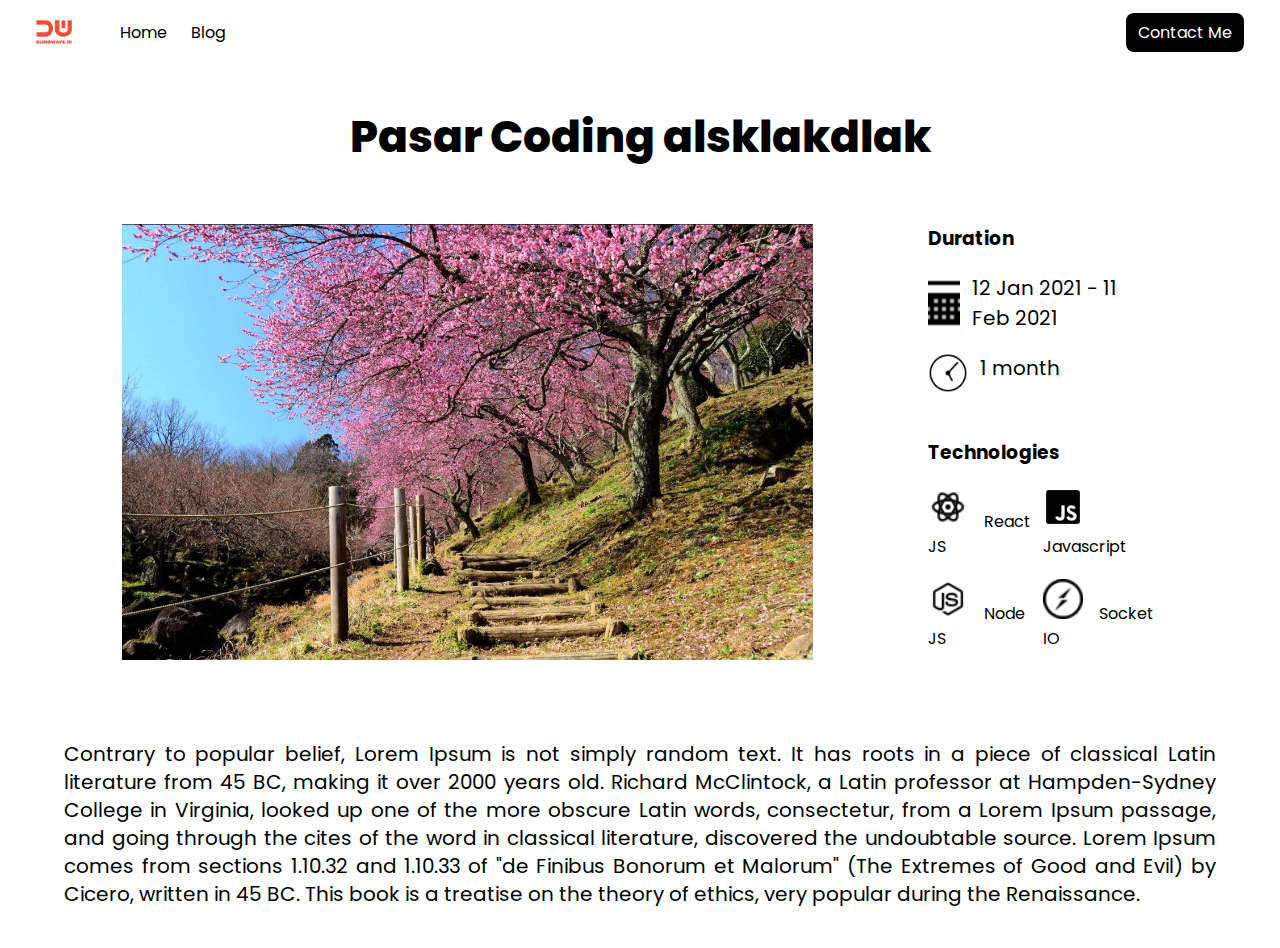
<file: blog-detail.html>
<!DOCTYPE html>
<html lang="en">
  <head>
    <meta charset="UTF-8" />
    <meta http-equiv="X-UA-Compatible" content="IE=edge" />
    <meta name="viewport" content="width=device-width, initial-scale=1.0" />
    <link rel="stylesheet" href="css/blog.css" />
    <link rel="stylesheet" href="css/style.css" />
    <title>Blog Detail</title>
  </head>
  <body>
    <nav>
      <div>
        <img src="assets/logo.png" alt="" width="36px" />
      </div>
      <div class="nav-left">
        <ul>
          <li><a href="index.html">Home</a></li>
          <li><a href="blog.html">Blog</a></li>
        </ul>
      </div>
      <div class="nav-right">
        <a href="contact.html">Contact Me</a>
      </div>
    </nav>

    <div class="blog-detail">
      <div class="blog-detail-container" id="blog-detail-contents">
        <h1>Pasar Coding alsklakdlak</h1>
        <div class="blog-detail-header">
          <img src="assets/blog-img.jpg" alt="" />
          <div class="blog-detail-status">
            <div class="blog-duration">
              <h3 class="blog-duration-title">Duration</h3>
              <div class="detail blog-duration-date">
                <img src="assets/icons8-date-30.png" alt="" />
                <span>12 Jan 2021 - 11 Feb 2021</span>
              </div>
              <div class="detail blog-duration-hour">
                <img src="assets/icons8-clock-50.png" alt="" width="30px" />
                <span>1 month</span>
              </div>
            </div>
            <br />
            <div class="blog-tech">
              <h3>Technologies</h3>
              <div class="blog-tech-row">
                <div class="detail-tech reactJs">
                  <img src="assets/icons8-react-30.png" alt="" />
                  <span>React JS</span>
                </div>
                <div class="detail-tech JS">
                  <img
                    src="assets/icons8-javascript-50.png"
                    alt=""
                    width="30px"
                  />
                  <span>Javascript</span>
                </div>
                <div class="detail-tech NodeJs">
                  <img src="assets/icons8-node-js-32.png" alt="" width="30px" />
                  <span>Node JS</span>
                </div>
                <div class="detail-tech socketIO">
                  <img
                    src="assets/socket_io_logo_icon_144874.png"
                    alt=""
                    width="30px"
                  />
                  <span>Socket IO</span>
                </div>
              </div>
            </div>
          </div>
        </div>
        <p>
          Contrary to popular belief, Lorem Ipsum is not simply random text. It
          has roots in a piece of classical Latin literature from 45 BC, making
          it over 2000 years old. Richard McClintock, a Latin professor at
          Hampden-Sydney College in Virginia, looked up one of the more obscure
          Latin words, consectetur, from a Lorem Ipsum passage, and going
          through the cites of the word in classical literature, discovered the
          undoubtable source. Lorem Ipsum comes from sections 1.10.32 and
          1.10.33 of "de Finibus Bonorum et Malorum" (The Extremes of Good and
          Evil) by Cicero, written in 45 BC. This book is a treatise on the
          theory of ethics, very popular during the Renaissance.
        </p>
      </div>
    </div>
    <script src="js/blog-detail.js"></script>
  </body>
</html>
</file>
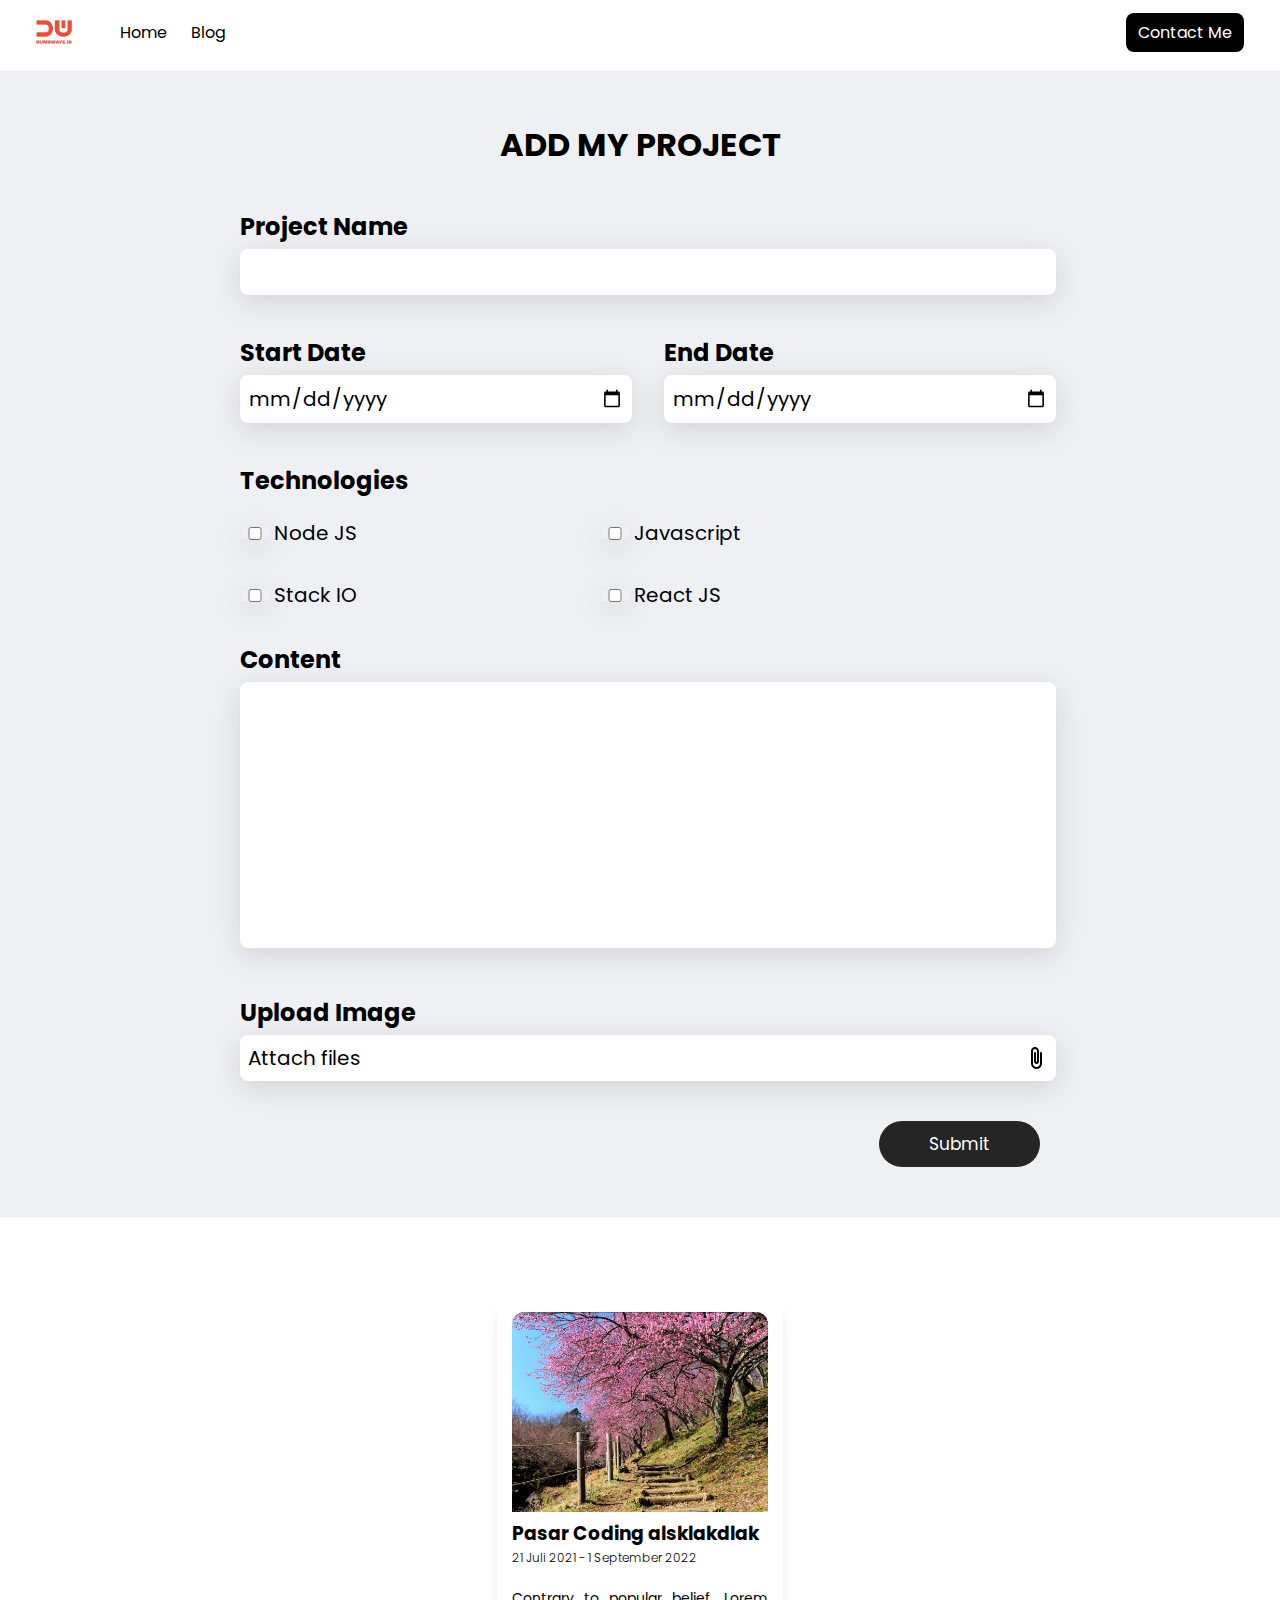
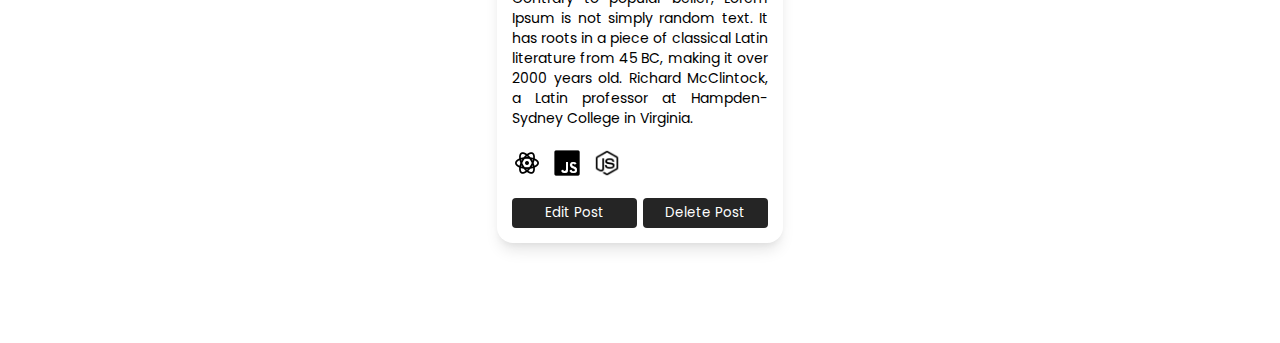
<file: blog.html>
<!DOCTYPE html>
<html lang="en">
  <head>
    <meta charset="UTF-8" />
    <meta http-equiv="X-UA-Compatible" content="IE=edge" />
    <meta name="viewport" content="width=device-width, initial-scale=1.0" />
    <link rel="stylesheet" href="css/style.css" />
    <link rel="stylesheet" href="css/blog.css" />
    <title>Blog Page</title>
  </head>
  <body>
    <nav>
      <div>
        <img src="assets/logo.png" alt="" width="36px" />
      </div>
      <div class="nav-left">
        <ul>
          <li><a href="index.html">Home</a></li>
          <li><a href="blog.html">Blog</a></li>
        </ul>
      </div>
      <div class="nav-right">
        <a href="contact.html">Contact Me</a>
      </div>
    </nav>
    <div class="blog">
      <div class="blog-form">
        <div class="form-container">
          <form action="" onsubmit="addBlog(event)">
            <h1>ADD MY PROJECT</h1>
            <div>
              <label for="input-blog-title"> Project Name </label>
              <input type="text" name="" id="input-blog-title" />
            </div>
            <div class="input-date-project">
              <div class="input-date-start">
                <label for="input-blog-start-date"> Start Date </label>
                <input type="date" name="" id="input-blog-start-date" />
              </div>
              <div class="input-date-end">
                <label for="input-end-date"> End Date </label>
                <input type="date" name="" id="input-end-date" />
              </div>
            </div>
            <div class="input-tech-group">
              <label for="" class="title">Technologies</label>
              <div class="input-check-tech">
                <div class="check">
                  <input
                    type="checkbox"
                    id="tech1"
                    value="Node JS"
                    name="techStack"
                  />
                  <label for="tech1">Node JS</label>
                </div>
                <div class="check">
                  <input
                    type="checkbox"
                    id="tech2"
                    value="Javascript"
                    name="techStack"
                  />
                  <label for="tech2">Javascript</label>
                </div>
                <div class="check">
                  <input
                    type="checkbox"
                    id="tech3"
                    value="Stack IO"
                    name="techStack"
                  />
                  <label for="tech3">Stack IO</label>
                </div>
                <div class="check">
                  <input
                    type="checkbox"
                    id="tech4"
                    value="React JS"
                    name="techStack"
                  />
                  <label for="tech4">React JS</label>
                </div>
              </div>
            </div>
            <div>
              <label for="input-blog-content">Content</label>
              <textarea
                name=""
                id="input-blog-content"
                cols="30"
                rows="10"
              ></textarea>
            </div>
            <div>
              <label for="">Upload Image</label>
              <div class="input-label-image-group">
                <label for="input-blog-image"
                  ><p>Attach files</p>
                  <img src="assets/icons8-attachment-24.png" alt=""
                /></label>
                <input type="file" name="" id="input-blog-image" hidden />
              </div>
            </div>
            <div class="button-group">
              <button>Submit</button>
            </div>
          </form>
        </div>
      </div>
      <div class="blog-list" id="contents">
        <div class="blog-list-item">
          <div class="blog-image">
            <img src="assets/blog-img.jpg" alt="" />
          </div>
          <div class="blog-content">
            <div>
              <h3>
                <a href="blog-detail.html" target="_blank"
                  >Pasar Coding alsklakdlak</a
                >
              </h3>
              <div class="detail-blog-contain">
                21 Juli 2021 - 1 September 2022
              </div>
              <p>
                Contrary to popular belief, Lorem Ipsum is not simply random
                text. It has roots in a piece of classical Latin literature from
                45 BC, making it over 2000 years old. Richard McClintock, a
                Latin professor at Hampden-Sydney College in Virginia.
              </p>
            </div>
            <div class="icon-group">
              <img src="assets/icons8-react-30.png" alt="" width="30px" /><img
                src="assets/icons8-javascript-50.png"
                alt=""
                width="30px"
              />
              <img src="assets/icons8-node-js-32.png" alt="" width="30px" />
            </div>
            <div class="btn-group">
              <button class="btn">Edit Post</button>
              <button class="btn">Delete Post</button>
            </div>
          </div>
        </div>
      </div>
    </div>
    <script src="js/blog.js"></script>
  </body>
</html>
</file>
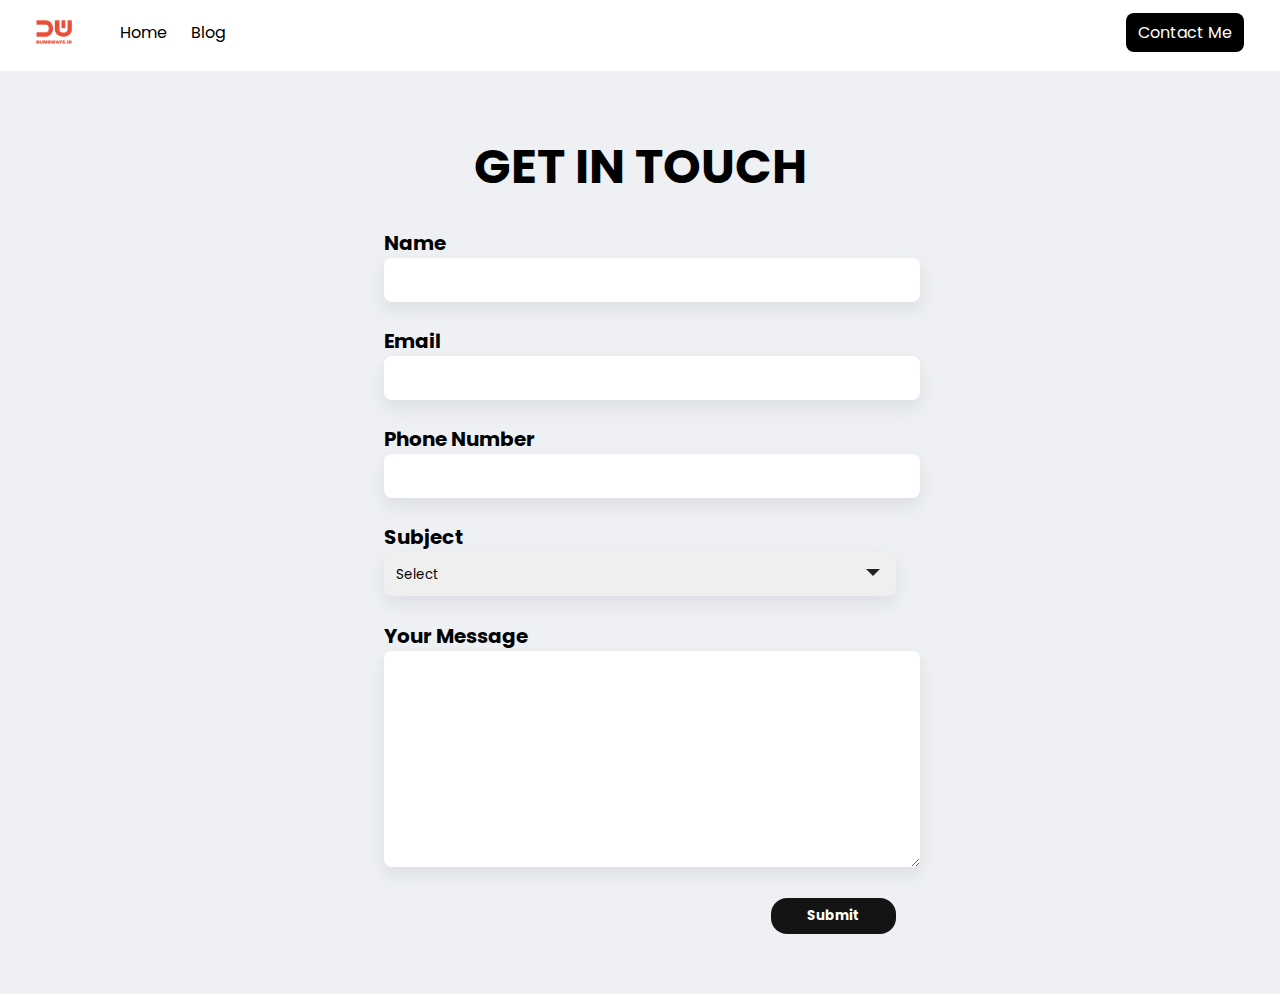
<file: contact.html>
<!DOCTYPE html>
<html lang="en">
  <head>
    <meta charset="UTF-8" />
    <meta http-equiv="X-UA-Compatible" content="IE=edge" />
    <meta name="viewport" content="width=device-width, initial-scale=1.0" />
    <link rel="stylesheet" href="css/contact.css" />
    <title>Portfolio Website</title>
  </head>
  <body>
    <nav>
      <div>
        <img src="assets/logo.png" alt="" width="36px" />
      </div>
      <div class="nav-left">
        <ul>
          <li><a href="index.html">Home</a></li>
          <li><a href="blog.html">Blog</a></li>
        </ul>
      </div>
      <div class="nav-right">
        <a href="#">Contact Me</a>
      </div>
    </nav>
    <main>
      <div class="container">
        <h1>GET IN TOUCH</h1>
        <br />
        <form action="">
          <label for="nama">Name</label><br />
          <input type="text" name="" id="nama" />
          <br />
          <label for="email">Email</label><br />
          <input type="email" name="" id="email" />
          <br />
          <label for="noHp">Phone Number</label><br />
          <input type="number" name="" id="noHp" />
          <br />
          <label class="label-subject"
            >Subject <br />
            <select name="" id="subject">
              <option value="" hidden>Select</option>
              <option value="0">Frontend</option>
              <option value="1">Backend</option>
              <option value="2">Fullstack</option>
            </select></label
          ><br />

          <br />
          <label for="message">Your Message</label><br />
          <textarea name="" id="message" cols="30" rows="10"></textarea>
          <div class="button-sub">
            <button type="button" onclick="submitData()">Submit</button>
          </div>
        </form>
      </div>
    </main>
    <script src="js/contact.js"></script>
  </body>
</html>
</file>
<file: css/blog.css>
.blog-form {
  padding: 50px 0;
  display: flex;
  justify-content: center;
  background-color: rgb(238, 240, 243);
}

.blog-form .form-container {
  width: 800px;
}

.blog-form .form-container h1 {
  text-align: center;
  margin-bottom: 40px;
}

.blog-form form label {
  font-size: 24px;
  font-weight: bold;
}

.blog-form form input,
textarea {
  width: 100%;
  font-size: 20px;
  font-weight: 400;
  padding: 8px;
  margin: 5px 0px 40px 0;
  background: #ffffff;
  border: none;
  border-radius: 8px;
  resize: none;
  box-shadow: rgba(100, 100, 111, 0.2) 0px 7px 29px 0px;
}

.input-date-project {
  display: flex;
  justify-content: space-between;
}

.input-date-start,
.input-date-end {
  width: 47%;
}

.input-check-tech {
  display: flex;
  flex-wrap: wrap;
  margin-top: 20px;
}

.input-check-tech .check {
  width: 45%;
}

.input-check-tech .check input {
  width: 30px;
}

.input-check-tech .check label {
  font-weight: normal;
  font-size: 20px;
}

.blog-form form textarea {
  height: 250px;
}

.blog-form form .input-label-image-group {
  width: 100%;
  font-size: 20px;
  font-weight: 400;
  padding: 8px;
  margin-top: 5px;
  margin-bottom: 20px;
  background: #ffffff;
  border: none;
  border-radius: 8px;
  cursor: pointer;
  box-shadow: rgba(100, 100, 111, 0.2) 0px 7px 29px 0px;
}

.blog-form form .input-label-image-group label p {
  font-size: 20px;
  font-weight: normal;
}

.blog-form form .input-label-image-group label {
  cursor: pointer;
  display: flex;
  align-items: center;
  justify-content: space-between;
}

.blog-form form .button-group {
  text-align: right;
}

.blog-form form button {
  margin-top: 20px;
  padding: 10px 50px;
  font-size: 17px;
  background-color: #252525;
  border-radius: 28px;
  border: none;
  color: #fff;
  cursor: pointer;
}

.blog .line {
  border: 1px solid #dbdbdb;
  width: 80%;
  margin-left: auto;
  margin-right: auto;
}

.blog .blog-list {
  margin-top: 80px;
  margin-bottom: 80px;
  display: flex;
  flex-wrap: wrap;
  align-items: center;
  flex-direction: row;
  background-color: white;
  justify-content: space-evenly;
}

.blog .blog-list .blog-list-item {
  width: 20%;
  padding: 15px;
  margin-bottom: 20px;
  border-radius: 16px;
  box-shadow: rgba(0, 0, 0, 0.1) 0px 10px 15px -3px,
    rgba(0, 0, 0, 0.05) 0px 4px 6px -2px;
}

.blog .blog-list .blog-list-item .blog-image img {
  width: 100%;
  height: 200px;
  border-top-left-radius: 12px;
  border-top-right-radius: 12px;
  object-fit: cover;
}

.blog .blog-list .blog-list-item .blog-content {
  flex: 1;
}

.blog .blog-list .btn-group {
  width: 100%;
  margin-top: 20px;
  display: flex;
  justify-content: space-between;
}

.blog-list .icon-group {
  display: flex;
  margin-top: 20px;
}

.blog-list .icon-group img {
  width: 30px;
  margin-right: 10px;
}

.blog-list h1 a {
  text-decoration: none;
  color: black;
}

.blog-list .detail-blog-contain {
  font-weight: 300;
  font-size: 12px;
  line-height: 20px;
}

.blog-list-item p {
  margin-top: 20px;
  font-weight: normal;
  font-size: 14px;
  line-height: 20px;
  text-align: justify;
}

.btn-group .btn {
  width: 49%;
  padding: 5px 10px;
  border: none;
  border-radius: 4px;
  background: #252525;
  color: white;
}

.blog-detail {
  display: flex;
  justify-content: center;
}

.blog-detail-container {
  width: 90%;
  margin: 40px 0;
}

.blog-detail-container img {
  width: 60%;
  object-fit: cover;
}

.blog-detail-container h1 {
  text-align: center;
  font-style: normal;
  font-weight: 800;
  font-size: 44px;
  line-height: 120%;
  margin-bottom: 60px;
}

.blog-detail-container .author {
  font-weight: 100;
  font-size: 20px;
  line-height: 120%;
  margin-bottom: 20px;
}

.blog-detail-container p {
  margin-top: 40px;
  font-style: normal;
  font-weight: normal;
  font-size: 20px;
  line-height: 140%;
  text-align: justify;
}

.blog-detail-header {
  display: flex;
  justify-content: space-around;
  margin-bottom: 80px;
}

.blog-detail-status {
  width: 20%;
}

.blog-detail-status img {
  width: 40px;
  margin-right: 12px;
}

.blog-detail-status .detail {
  display: flex;
  margin: 20px 0;
}

.blog-detail-status .detail span {
  font-size: 20px;
}

.blog-tech-row {
  margin-top: 20px;
  display: flex;
  justify-content: space-between;
  flex-wrap: wrap;
  row-gap: 20px;
}

.blog-tech-row .detail-tech {
  width: 50%;
}
</file>
<file: css/style.css>
@import url("https://fonts.googleapis.com/css2?family=Poppins&display=swap");

* {
  font-family: "Poppins", sans-serif;
  text-decoration: none;
  padding: 0;
  margin: 0;
}

nav {
  display: flex;
  background-color: white;
  padding: 20px 36px;
}

nav ul {
  display: flex;
  list-style: none;
}

nav ul li {
  margin-right: 24px;
}

a {
  color: black;
}

.active {
  font-weight: bolder;
}

.nav-left {
  flex: 50%;
  margin-left: 48px;
}

.nav-right {
  flex: 50%;
  text-align: end;
}

.nav-right a {
  background-color: black;
  color: white;
  padding: 8px 12px;
  border-radius: 8px;
}

.container-left {
  flex: 90%;
}

.container-right {
  flex: 40%;
  display: flex;
  justify-content: center;
  align-items: center;
}
</file>
<file: css/contact.css>
@import url("https://fonts.googleapis.com/css2?family=Poppins&display=swap");

* {
  font-family: "Poppins", sans-serif;
  text-decoration: none;
  padding: 0;
  margin: 0;
}

body {
  background-color: rgb(238, 240, 243);
}

.container {
  margin: 36px auto;
  padding: 24px;
  width: 40%;
}

nav {
  display: flex;
  background-color: white;
  padding: 20px 36px;
}

nav ul {
  display: flex;
  list-style: none;
}

nav ul li {
  margin-right: 24px;
}

a {
  color: black;
}

.nav-left {
  flex: 50%;
  margin-left: 48px;
}

.nav-right {
  flex: 50%;
  text-align: end;
}

.nav-right a {
  background-color: black;
  color: white;
  padding: 8px 12px;
  border-radius: 8px;
}

main div h1 {
  text-align: center;
  font-size: 48px;
}

form {
  width: 100%;
}

label {
  font-size: 20px;
  font-weight: bold;
}

input,
textarea {
  width: 100%;
  margin-bottom: 24px;
  border-radius: 8px;
  border-style: none;
  padding: 0 12px;
  box-shadow: rgba(149, 157, 165, 0.2) 0px 8px 16px;
}

textarea {
  padding-top: 8px;
  padding-bottom: 8px;
}

input {
  height: 44px;
}

.label-subject {
  position: relative;
  display: inline-block;
  width: 100%;
}

.label-subject select {
  width: 100%;
  height: 44px;
  border-radius: 8px;
  border-style: none;
  box-shadow: rgba(149, 157, 165, 0.2) 0px 8px 16px;
  cursor: pointer;
  appearance: none;
  padding-left: 12px;
}

.label-subject::after {
  content: "";
  border-width: 7px;
  border-style: solid;
  border-color: transparent;
  border-top-color: #222;
  display: inline-block;
  position: absolute;
  right: 16px;
  bottom: 13px;
}

div.button-sub {
  display: flex;
  width: 100%;
  justify-content: end;
}

button {
  border-style: none;
  border-radius: 16px;
  background-color: rgb(20, 20, 20);
  padding: 8px 36px;
  color: white;
  font-weight: bold;
}
</file>
